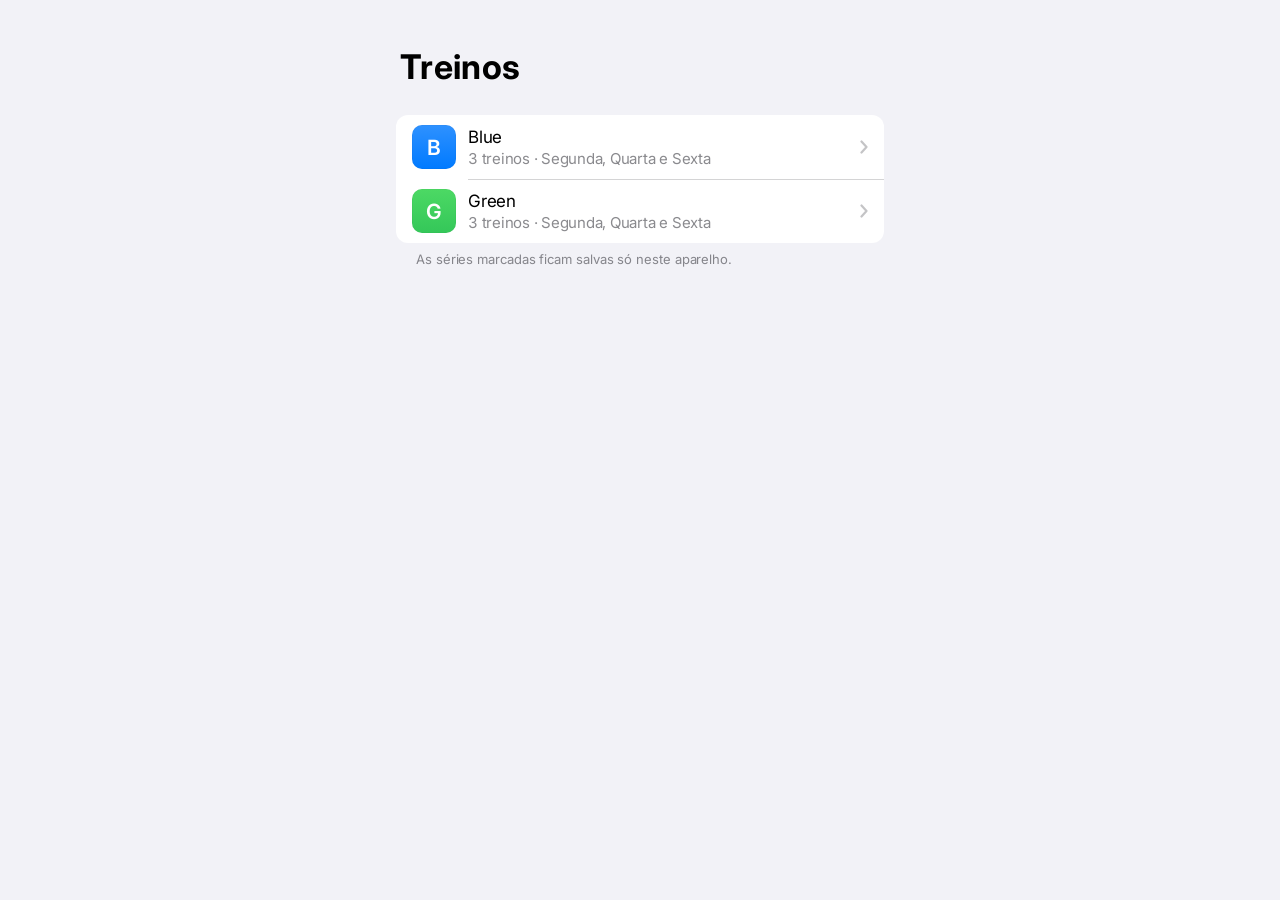
<file: index.html>
<!DOCTYPE html>
<html lang="pt-BR">
<head>
<meta charset="utf-8">
<meta name="viewport" content="width=device-width, initial-scale=1">
<meta name="color-scheme" content="light only">
<meta name="robots" content="noindex, nofollow">
<title>Treinos</title>
<meta name="description" content="Treinos de academia com vídeo, séries e alternativas.">
<meta property="og:type" content="website">
<meta property="og:locale" content="pt_BR">
<meta property="og:site_name" content="Treinos">
<meta property="og:title" content="Treinos">
<meta property="og:description" content="Treinos de academia com vídeo, séries e alternativas.">
<meta property="og:url" content="https://inocramnayr.github.io/workouts/">
<meta property="og:image" content="https://inocramnayr.github.io/workouts/assets/og-image.png">
<meta property="og:image:width" content="1200">
<meta property="og:image:height" content="630">
<meta property="og:image:alt" content="Lista de exercícios com ícones azuis, no estilo de app de iPhone">
<meta name="twitter:card" content="summary_large_image">
<link rel="preconnect" href="https://fonts.googleapis.com">
<link rel="preconnect" href="https://fonts.gstatic.com" crossorigin>
<link href="https://fonts.googleapis.com/css2?family=Inter:opsz,wght@14..32,400;14..32,500;14..32,600;14..32,700&display=swap" rel="stylesheet">
<link rel="icon" href="assets/favicon.svg" type="image/svg+xml">
<link rel="icon" href="assets/favicon-32.png" sizes="32x32" type="image/png">
<link rel="apple-touch-icon" href="assets/apple-touch-icon.png">
<link rel="stylesheet" href="assets/style.css?v=5">
</head>
<body class="hub">
<div class="app">
  <section class="view" id="hub" aria-label="Programas de treino"></section>
</div>

<!-- Cópia da lista de programas, usada só quando a página é aberta direto do computador -->
<script type="application/json" id="programs-data">
{
  "version": 1,
  "programs": [
    { "id": "pr-86710d87", "name": "Blue", "path": "blue/", "color": "blue" },
    { "id": "pr-181639b2", "name": "Green", "path": "green/", "color": "green" }
  ]
}
</script>
<script>
/* Página inicial: lista os programas do programs.json. Cada programa é uma pasta com index.html e treino.json */
const CHEV = '<svg viewBox="0 0 8 14" fill="none" stroke="currentColor" stroke-width="2.2" stroke-linecap="round" stroke-linejoin="round" aria-hidden="true"><path d="M1.5 1.5 6.5 7l-5 5.5"/></svg>';
const WARN = '<svg viewBox="0 0 24 24" fill="currentColor" aria-hidden="true"><path d="M10.3 3.9 2.4 17.6A2 2 0 0 0 4.1 20.6h15.8a2 2 0 0 0 1.7-3L13.7 3.9a2 2 0 0 0-3.4 0z"/><path d="M12 9v4.5" stroke="#fff" stroke-width="2" stroke-linecap="round"/><circle cx="12" cy="16.6" r="1.15" fill="#fff"/></svg>';
const COLORS = ["blue", "green", "orange", "red", "purple", "teal", "indigo", "pink"];
const CLEAN = /github\.io$/.test(location.hostname);   // no GitHub Pages o link fica sem "index.html"
const hub = document.getElementById("hub");
const esc = s => String(s).replace(/[&<>"]/g, c => ({ "&": "&amp;", "<": "&lt;", ">": "&gt;", '"': "&quot;" }[c]));

function nav(title) { return '<header class="nav"><span></span><span class="nav-title">' + esc(title) + '</span><span></span></header>'; }

function fail(errors) {
  hub.innerHTML = nav("Erro no programs.json") +
    '<div class="lt"><h1 class="large-title t2">Erro no programs.json</h1><p class="lt-sub">Corrija o arquivo e recarregue a página.</p></div>' +
    '<div class="spacer"></div><div class="group">' + errors.map(m => '<div class="err-row">' + WARN + '<span>' + esc(m) + '</span></div>').join("") + '</div>';
}

/* Texto do arquivo; null = não existe (404); undefined = não deu para conferir (aberto direto do computador) */
async function getText(url) {
  try { const r = await fetch(url, { cache: "no-cache" }); return r.ok ? await r.text() : null; }
  catch (e) { return undefined; }
}

function check(data) {
  const errors = [], seen = {};
  if (!data || typeof data !== "object" || !Array.isArray(data.programs)) return { errors: ['Falta a lista "programs".'] };
  const list = data.programs.map((p, k) => {
    const where = "Programa " + (k + 1) + (p && p.name ? " (" + p.name + ")" : "");
    if (!p || typeof p !== "object") { errors.push(where + ": precisa ser um objeto."); return null; }
    if (typeof p.id !== "string" || !/^pr-[A-Za-z0-9]+$/.test(p.id)) errors.push(where + ': o "id" precisa começar com "pr-" seguido de letras ou números.');
    else if (seen[p.id]) errors.push('O id "' + p.id + '" está repetido.');
    else seen[p.id] = true;
    if (typeof p.name !== "string" || !p.name.trim()) errors.push(where + ': falta "name".');
    if (typeof p.path !== "string" || !/^[A-Za-z0-9_-]+\/?$/.test(p.path)) { errors.push(where + ': "path" precisa ser o nome de uma pasta, como "blue/".'); return null; }
    if (p.color !== undefined && !COLORS.includes(p.color)) console.warn(where + ': cor "' + p.color + '" desconhecida. Use: ' + COLORS.join(", ") + ".");
    return { name: p.name || "", path: p.path.replace(/\/?$/, "/"), color: COLORS.includes(p.color) ? p.color : "blue",
             description: typeof p.description === "string" ? p.description : "" };
  }).filter(Boolean);
  if (!list.length && !errors.length) errors.push('A lista "programs" está vazia.');
  return { errors, list };
}

/* Resumo tirado do treino.json do programa: "3 treinos · Segunda, Quarta e Sexta" */
function summary(text) {
  try {
    const w = JSON.parse(text).workouts || [];
    const days = w.map(x => x.day).filter(Boolean);
    const joined = days.length > 1 ? days.slice(0, -1).join(", ") + " e " + days[days.length - 1] : days.join("");
    return (w.length === 1 ? "1 treino" : w.length + " treinos") + (joined ? " · " + joined : "");
  } catch (e) { return "Erro no treino.json"; }
}

function cell(p, i) {
  return '<a class="cell" id="p' + i + '" href="' + esc(CLEAN ? p.path : p.path + "index.html") + '">' +
    '<span class="thumb ' + p.color + '"><span class="thumb-l">' + esc(p.name.charAt(0).toUpperCase()) + '</span></span>' +
    '<span class="cell-main"><span class="cell-title">' + esc(p.name) + '</span>' +
      '<span class="cell-sub">' + esc(p.description || " ") + '</span></span>' +
    '<span class="chev">' + CHEV + '</span></a>';
}

async function load() {
  let text = await getText("programs.json");
  if (typeof text !== "string") text = document.getElementById("programs-data").textContent;
  let data;
  try { data = JSON.parse(text); } catch (e) { fail(["O arquivo não é um JSON válido. Detalhe: " + e.message]); return; }
  const res = check(data);
  if (res.errors.length) { fail(res.errors); return; }
  hub.innerHTML = nav("Treinos") +
    '<div class="lt"><h1 class="large-title">Treinos</h1></div>' +
    '<div class="spacer"></div><div class="group">' + res.list.map(cell).join("") + '</div>' +
    '<p class="g-foot">As séries marcadas ficam salvas só neste aparelho.</p>';
  res.list.forEach(async (p, i) => {
    const t = await getText(p.path + "treino.json");
    const el = document.getElementById("p" + i);
    if (!el) return;
    if (t === null) {                       // pasta ainda sem treino
      el.classList.add("off");
      el.removeAttribute("href");
      el.setAttribute("aria-disabled", "true");
      el.querySelector(".cell-sub").textContent = "Em breve";
    } else if (typeof t === "string" && !p.description) {
      el.querySelector(".cell-sub").textContent = summary(t);
    }
  });
}

function updateNav() {
  const n = hub.querySelector(".nav"), t = hub.querySelector(".large-title");
  if (n && t) n.classList.toggle("scrolled", t.getBoundingClientRect().bottom < 50);
}
window.addEventListener("scroll", updateNav, { passive: true });
load();
</script>
</body>
</html>
</file>
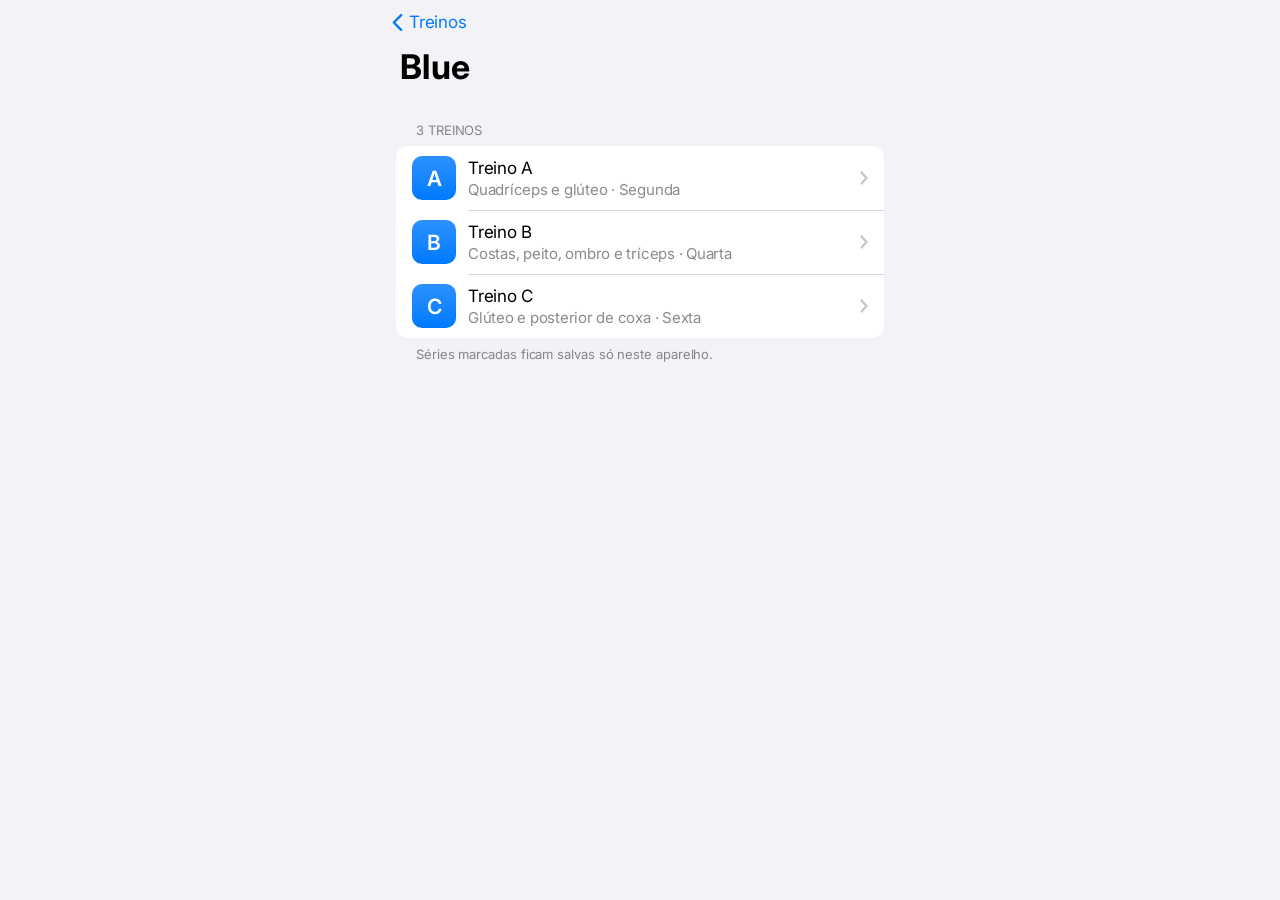
<file: blue/index.html>
<!DOCTYPE html>
<html lang="pt-BR">
<head>
<meta charset="utf-8">
<meta name="viewport" content="width=device-width, initial-scale=1">
<meta name="color-scheme" content="light only">
<meta name="robots" content="noindex, nofollow">
<title>Blue · Treinos</title>
<meta name="description" content="Treinos A, B e C · Segunda, Quarta e Sexta">
<meta property="og:type" content="website">
<meta property="og:locale" content="pt_BR">
<meta property="og:site_name" content="Treinos">
<meta property="og:title" content="Blue · Treinos">
<meta property="og:description" content="Treinos A, B e C · Segunda, Quarta e Sexta">
<meta property="og:url" content="https://inocramnayr.github.io/workouts/blue/">
<meta property="og:image" content="https://inocramnayr.github.io/workouts/assets/og-image.png">
<meta property="og:image:width" content="1200">
<meta property="og:image:height" content="630">
<meta property="og:image:alt" content="Lista de exercícios com ícones azuis, no estilo de app de iPhone">
<meta name="twitter:card" content="summary_large_image">
<link rel="preconnect" href="https://fonts.googleapis.com">
<link rel="preconnect" href="https://fonts.gstatic.com" crossorigin>
<link href="https://fonts.googleapis.com/css2?family=Inter:opsz,wght@14..32,400;14..32,500;14..32,600;14..32,700&display=swap" rel="stylesheet">

<link rel="icon" href="../assets/favicon.svg" type="image/svg+xml">
<link rel="icon" href="../assets/favicon-32.png" sizes="32x32" type="image/png">
<link rel="apple-touch-icon" href="../assets/apple-touch-icon.png">
<link rel="stylesheet" href="../assets/style.css?v=5">
</head>
<body>
<div class="app">
  <section class="view" id="list-view" aria-label="Lista"></section>
  <section class="view" id="detail-view" hidden></section>
</div>

<div class="sheet-wrap" id="sheet" hidden>
  <div class="dim" data-sheet="cancel"></div>
  <div class="sheet" role="dialog" aria-modal="true" aria-labelledby="sheet-msg">
    <div class="sheet-group">
      <div class="sheet-msg" id="sheet-msg">As séries marcadas deste treino serão desmarcadas.</div>
      <button type="button" class="destructive" data-sheet="confirm">Zerar séries</button>
    </div>
    <div class="sheet-group"><button type="button" class="cancel" data-sheet="cancel">Cancelar</button></div>
  </div>
</div>

<!-- Cópia do treino.json, usada só quando a página é aberta direto do computador. No GitHub Pages vale o treino.json. -->
<script type="application/json" id="treino-data">
{
  "version": 1,
  "workouts": [
    {
      "id": "tr-238f1217",
      "name": "A",
      "description": "Quadríceps e glúteo",
      "day": "Segunda",
      "before": [],
      "items": [
        { "id": "it-8b16317f", "exercise": "ex-ce0ca4e6", "sets": 4, "reps": "8–12" },
        { "id": "it-b12ed6ee", "exercise": "ex-d8b1a777", "sets": 3, "reps": "8–12", "per": "por perna" },
        { "id": "it-e58423e7", "exercise": "ex-7d11df81", "sets": 3, "reps": "10–15" },
        { "id": "it-6f840825", "exercise": "ex-c8b64302", "sets": 3, "reps": "12–20" },
        {
          "id": "it-67d3d025",
          "exercise": "ex-ddb3c961",
          "sets": 2,
          "reps": "12–15",
          "per": "por braço",
          "notes": [{ "type": "shoulder", "lines": ["Carga que deixe 2 ou 3 repetições sobrando, nunca até a falha."] }]
        }
      ]
    },
    {
      "id": "tr-0d19125b",
      "name": "B",
      "description": "Costas, peito, ombro e tríceps",
      "day": "Quarta",
      "before": [
        {
          "type": "guide",
          "guide": "gui-c02ee1a7",
          "title": "Cuidados com o ombro",
          "subtitle": "Escala de dor e o que não fazer",
          "icon": "warning"
        },
        {
          "type": "warmup",
          "id": "it-c580213f",
          "exercise": "ex-ddb3c961",
          "sets": 1,
          "reps": "15",
          "per": "por braço",
          "title": "Aquecimento",
          "subtitle": "1 série leve de 15 da rotação externa",
          "icon": "flame",
          "notes": [
            { "type": "shoulder", "lines": ["Carga bem leve, mais leve que a das séries do fim do treino."] },
            {
              "type": "tip",
              "lines": ["Serve para aquecer e testar o ombro. Se já doer aqui, alivie a carga no resto do treino."]
            }
          ]
        }
      ],
      "items": [
        { "id": "it-8857699f", "exercise": "ex-00a09376", "sets": 3, "reps": "10–12" },
        { "id": "it-e55b4aef", "exercise": "ex-94755da4", "sets": 3, "reps": "10–12" },
        { "id": "it-eba8f68e", "exercise": "ex-7eacf5a6", "sets": 3, "reps": "10–12" },
        { "id": "it-90098516", "exercise": "ex-6e447f7b", "sets": 3, "reps": "12–15" },
        { "id": "it-a2ae2f80", "exercise": "ex-787a17e8", "sets": 3, "reps": "12–15" },
        { "id": "it-3a80a76c", "exercise": "ex-9f6f905f", "sets": 3, "reps": "10–15" },
        {
          "id": "it-ae5a51ed",
          "exercise": "ex-ddb3c961",
          "sets": 3,
          "reps": "12–15",
          "per": "por braço",
          "notes": [
            {
              "type": "shoulder",
              "lines": [
                "Carga que deixe 2 ou 3 repetições sobrando, nunca até a falha.",
                "Aumente a carga aos poucos quando ficar fácil."
              ]
            }
          ]
        }
      ]
    },
    {
      "id": "tr-b28763be",
      "name": "C",
      "description": "Glúteo e posterior de coxa",
      "day": "Sexta",
      "before": [],
      "items": [
        { "id": "it-be53e020", "exercise": "ex-b469a3c1", "sets": 4, "reps": "8–12" },
        { "id": "it-570a5dcf", "exercise": "ex-a6a56bdd", "sets": 3, "reps": "8–12" },
        { "id": "it-2648daba", "exercise": "ex-ce4f4128", "sets": 3, "reps": "10–12" },
        { "id": "it-69bed78e", "exercise": "ex-124629e0", "sets": 3, "reps": "12–15", "per": "por perna" },
        {
          "id": "it-0662c278",
          "exercise": "ex-ddb3c961",
          "sets": 2,
          "reps": "12–15",
          "per": "por braço",
          "notes": [{ "type": "shoulder", "lines": ["Carga que deixe 2 ou 3 repetições sobrando, nunca até a falha."] }]
        }
      ]
    }
  ],
  "exercises": [
    {
      "id": "ex-ce0ca4e6",
      "name": "Leg press 45°",
      "equipment": "machine",
      "muscle": "Quadríceps e glúteo",
      "url": "https://musclewiki.com/pt-br/exercise/machine-leg-press?model=f",
      "videos": [],
      "notes": [{ "type": "shoulder", "lines": ["Se a almofada do hack apertar o ombro, fique no leg press ou no goblet."] }],
      "alternatives": ["ex-74cdc860", "ex-9d21c96b"]
    },
    {
      "id": "ex-74cdc860",
      "name": "Agachamento no hack",
      "equipment": "machine",
      "muscle": "Quadríceps e glúteo",
      "url": "https://musclewiki.com/pt-br/exercise/machine-hack-squat?model=f",
      "videos": [],
      "notes": [{ "type": "shoulder", "lines": ["Se a almofada apertar o ombro, troque pelo leg press ou pelo goblet."] }],
      "alternatives": []
    },
    {
      "id": "ex-9d21c96b",
      "name": "Agachamento goblet",
      "equipment": "dumbbell",
      "muscle": "Quadríceps e glúteo",
      "url": "https://musclewiki.com/pt-br/exercise/dumbbell-goblet-squat?model=f",
      "videos": [],
      "notes": [{ "type": "tip", "lines": ["Segure o halter junto ao peito, com os cotovelos apontando pra baixo."] }],
      "alternatives": []
    },
    {
      "id": "ex-d8b1a777",
      "name": "Agachamento búlgaro com halteres",
      "equipment": "dumbbell",
      "muscle": "Glúteo e quadríceps",
      "url": "https://musclewiki.com/pt-br/exercise/dumbbell-bulgarian-split-squat?model=f",
      "videos": [],
      "notes": [
        { "type": "tip", "lines": ["Tronco um pouco inclinado pra frente pega mais glúteo."] },
        { "type": "shoulder", "lines": ["Halteres soltos ao lado do corpo, sem encolher os ombros."] }
      ],
      "alternatives": ["ex-b3398f7c", "ex-cd3cf813"]
    },
    {
      "id": "ex-b3398f7c",
      "name": "Búlgaro sem peso",
      "equipment": "bodyweight",
      "muscle": "Glúteo e quadríceps",
      "url": "https://musclewiki.com/pt-br/exercise/bulgarian-split-squat?model=f",
      "videos": [],
      "notes": [{ "type": "tip", "lines": ["Tronco um pouco inclinado pra frente pega mais glúteo."] }],
      "alternatives": []
    },
    {
      "id": "ex-cd3cf813",
      "name": "Avanço para trás com halteres",
      "equipment": "dumbbell",
      "muscle": "Glúteo e quadríceps",
      "url": "https://musclewiki.com/pt-br/exercise/dumbbell-reverse-lunge?model=f",
      "videos": [],
      "notes": [
        { "type": "tip", "lines": ["Dê um passo longo pra trás e desça até o joelho de trás quase tocar o chão."] },
        { "type": "shoulder", "lines": ["Halteres soltos ao lado do corpo, sem encolher os ombros."] }
      ],
      "alternatives": []
    },
    {
      "id": "ex-7d11df81",
      "name": "Cadeira extensora",
      "equipment": "machine",
      "muscle": "Quadríceps",
      "url": "https://musclewiki.com/pt-br/exercise/machine-leg-extension?model=f",
      "videos": [],
      "notes": [],
      "alternatives": []
    },
    {
      "id": "ex-c8b64302",
      "name": "Cadeira abdutora",
      "equipment": "machine",
      "muscle": "Glúteo médio",
      "url": "https://musclewiki.com/pt-br/exercise/machine-hip-abduction?model=f",
      "videos": [],
      "notes": [],
      "alternatives": ["ex-b0b4805e", "ex-0dc9a780"]
    },
    {
      "id": "ex-b0b4805e",
      "name": "Abdução na polia",
      "equipment": "cable",
      "muscle": "Glúteo médio",
      "url": "https://musclewiki.com/pt-br/exercise/cable-standing-hip-abduction?model=f",
      "videos": [],
      "notes": [{ "type": "tip", "lines": ["Tronco reto e movimento controlado, sem balançar o corpo."] }],
      "alternatives": []
    },
    {
      "id": "ex-0dc9a780",
      "name": "Caminhada lateral com elástico",
      "equipment": "band",
      "muscle": "Glúteo médio",
      "url": "https://musclewiki.com/pt-br/exercise/side-walks-resisted?model=f",
      "videos": [],
      "notes": [{ "type": "tip", "lines": ["Joelhos levemente dobrados e o elástico sempre esticado."] }],
      "alternatives": []
    },
    {
      "id": "ex-ddb3c961",
      "name": "Rotação externa na polia",
      "equipment": "cable",
      "muscle": "Manguito rotador",
      "url": "https://musclewiki.com/pt-br/exercise/rotator-cuff-external-rotations-1?model=f",
      "videos": [],
      "notes": [{ "type": "shoulder", "lines": ["Cotovelo encostado na lateral do corpo."] }],
      "alternatives": ["ex-656965f2"]
    },
    {
      "id": "ex-656965f2",
      "name": "Rotação externa com elástico",
      "equipment": "band",
      "muscle": "Manguito rotador",
      "url": "https://musclewiki.com/pt-br/exercise/mini-band-external-rotation?model=f",
      "videos": [],
      "notes": [
        {
          "type": "shoulder",
          "lines": ["Cotovelo encostado na lateral do corpo.", "Prenda o elástico na altura do cotovelo."]
        }
      ],
      "alternatives": []
    },
    {
      "id": "ex-00a09376",
      "name": "Puxada frontal com triângulo",
      "equipment": "cable",
      "muscle": "Costas (dorsal)",
      "url": "https://musclewiki.com/pt-br/exercise/neutral-pulldown?model=f",
      "videos": [],
      "notes": [
        {
          "type": "shoulder",
          "lines": [
            "Só faça se levantar o braço acima da cabeça não doer. Se doer, troque pela remada unilateral.",
            "Puxe até a parte de cima do peito, nunca atrás da nuca.",
            "Lá em cima, não estique o braço 100% nem deixe o ombro subir junto."
          ]
        }
      ],
      "alternatives": ["ex-54fcc684", "ex-09681013"]
    },
    {
      "id": "ex-54fcc684",
      "name": "Puxada com barra supinada",
      "equipment": "cable",
      "muscle": "Costas (dorsal)",
      "url": "https://musclewiki.com/pt-br/exercise/underhand-pulldown?model=f",
      "videos": [],
      "notes": [
        {
          "type": "shoulder",
          "lines": [
            "Só faça se levantar o braço acima da cabeça não doer. Se doer, troque pela remada unilateral.",
            "Puxe até a parte de cima do peito, nunca atrás da nuca.",
            "Lá em cima, não estique o braço 100% nem deixe o ombro subir junto."
          ]
        }
      ],
      "alternatives": []
    },
    {
      "id": "ex-09681013",
      "name": "Remada unilateral na polia",
      "equipment": "cable",
      "muscle": "Costas (dorsal)",
      "url": "https://musclewiki.com/pt-br/exercise/cable-single-arm-neutral-grip-row?model=f",
      "videos": [],
      "notes": [
        {
          "type": "shoulder",
          "lines": [
            "Use esta se a puxada incomodar o ombro.",
            "Puxe o cotovelo rente ao corpo, sem passar muito da linha do tronco, e sem encolher o ombro."
          ]
        }
      ],
      "alternatives": []
    },
    {
      "id": "ex-94755da4",
      "name": "Supino na máquina com pegada neutra",
      "equipment": "machine",
      "muscle": "Peito e tríceps",
      "url": "https://musclewiki.com/pt-br/exercise/neutral-chest-press?model=f",
      "videos": [],
      "notes": [
        {
          "type": "shoulder",
          "lines": [
            "Palmas viradas uma pra outra e cotovelos perto do corpo.",
            "Na descida, os cotovelos não passam muito da linha do tronco."
          ]
        }
      ],
      "alternatives": ["ex-7d45142f", "ex-1e21745c"]
    },
    {
      "id": "ex-7d45142f",
      "name": "Supino com halteres, pegada neutra",
      "equipment": "dumbbell",
      "muscle": "Peito e tríceps",
      "url": "https://musclewiki.com/pt-br/exercise/dumbbell-neutral-bench-press?model=f",
      "videos": [],
      "notes": [
        {
          "type": "shoulder",
          "lines": [
            "Palmas viradas uma pra outra e cotovelos perto do corpo.",
            "Na descida, os cotovelos não passam muito da linha do tronco."
          ]
        }
      ],
      "alternatives": []
    },
    {
      "id": "ex-1e21745c",
      "name": "Supino com halteres no chão",
      "equipment": "dumbbell",
      "muscle": "Peito e tríceps",
      "url": "https://musclewiki.com/pt-br/exercise/dumbbell-floor-press?model=f",
      "videos": [],
      "notes": [
        {
          "type": "tip",
          "lines": ["O chão limita a descida, o que protege o ombro. Encoste os cotovelos de leve e suba."]
        },
        { "type": "shoulder", "lines": ["Palmas viradas uma pra outra e cotovelos perto do corpo."] }
      ],
      "alternatives": []
    },
    {
      "id": "ex-7eacf5a6",
      "name": "Remada sentada na polia",
      "equipment": "cable",
      "muscle": "Costas",
      "url": "https://musclewiki.com/pt-br/exercise/machine-seated-cable-row?model=f",
      "videos": [],
      "notes": [
        {
          "type": "shoulder",
          "lines": [
            "Leve as escápulas pra trás e pra baixo, sem encolher os ombros.",
            "No final, não leve os cotovelos muito pra trás do tronco."
          ]
        }
      ],
      "alternatives": ["ex-bfb490dd", "ex-a90a4b05"]
    },
    {
      "id": "ex-bfb490dd",
      "name": "Remada na máquina",
      "equipment": "machine",
      "muscle": "Costas",
      "url": "https://musclewiki.com/pt-br/exercise/machine-plate-loaded-row?model=f",
      "videos": [],
      "notes": [
        {
          "type": "shoulder",
          "lines": [
            "Leve as escápulas pra trás e pra baixo, sem encolher os ombros.",
            "No final, não leve os cotovelos muito pra trás do tronco."
          ]
        }
      ],
      "alternatives": []
    },
    {
      "id": "ex-a90a4b05",
      "name": "Remada unilateral com halter",
      "equipment": "dumbbell",
      "muscle": "Costas",
      "url": "https://musclewiki.com/pt-br/exercise/dumbbell-single-arm-row?model=f",
      "videos": [],
      "notes": [
        {
          "type": "shoulder",
          "lines": [
            "Leve as escápulas pra trás e pra baixo, sem encolher os ombros.",
            "No final, não leve os cotovelos muito pra trás do tronco.",
            "Se apoiar a mão no banco incomodar o ombro, use a máquina."
          ]
        }
      ],
      "alternatives": []
    },
    {
      "id": "ex-6e447f7b",
      "name": "Elevação lateral com halteres",
      "equipment": "dumbbell",
      "muscle": "Ombro (lateral)",
      "url": "https://musclewiki.com/pt-br/exercise/dumbbell-lateral-raise?model=f",
      "videos": [],
      "notes": [
        {
          "type": "shoulder",
          "lines": [
            "Braços um pouco à frente do corpo, não totalmente de lado.",
            "Polegares levemente pra cima e só até a altura dos ombros. Carga leve."
          ]
        }
      ],
      "alternatives": ["ex-aa459024"]
    },
    {
      "id": "ex-aa459024",
      "name": "Elevação lateral na polia",
      "equipment": "cable",
      "muscle": "Ombro (lateral)",
      "url": "https://musclewiki.com/pt-br/exercise/cable-low-single-arm-lateral-raise?model=f",
      "videos": [],
      "notes": [
        {
          "type": "shoulder",
          "lines": [
            "Braços um pouco à frente do corpo, não totalmente de lado.",
            "Polegares levemente pra cima e só até a altura dos ombros. Carga leve."
          ]
        }
      ],
      "alternatives": []
    },
    {
      "id": "ex-787a17e8",
      "name": "Face pull na polia",
      "equipment": "cable",
      "muscle": "Posterior do ombro e manguito",
      "url": "https://musclewiki.com/pt-br/exercise/machine-face-pulls?model=f",
      "videos": [],
      "notes": [
        {
          "type": "shoulder",
          "lines": [
            "Polia na altura do peito ou do queixo, com os cotovelos um pouco abaixo da linha dos ombros, mesmo que o vídeo mostre na linha do ombro.",
            "Puxe abrindo a corda e girando as mãos pra trás. Carga leve.",
            "Se pinçar, use o voador invertido."
          ]
        }
      ],
      "alternatives": ["ex-23714481", "ex-470bc8a8"]
    },
    {
      "id": "ex-23714481",
      "name": "Voador invertido na máquina",
      "equipment": "machine",
      "muscle": "Posterior do ombro e manguito",
      "url": "https://musclewiki.com/pt-br/exercise/machine-reverse-fly?model=f",
      "videos": [],
      "notes": [{ "type": "shoulder", "lines": ["Leve os braços só até a linha dos ombros. Carga leve."] }],
      "alternatives": []
    },
    {
      "id": "ex-470bc8a8",
      "name": "Crucifixo invertido no banco inclinado",
      "equipment": "dumbbell",
      "muscle": "Posterior do ombro e manguito",
      "url": "https://musclewiki.com/pt-br/exercise/dumbbell-laying-reverse-fly?model=f",
      "videos": [],
      "notes": [
        {
          "type": "shoulder",
          "lines": ["Peito apoiado no banco e cotovelos dobrados.", "Suba só até a altura dos ombros. Carga leve."]
        }
      ],
      "alternatives": []
    },
    {
      "id": "ex-9f6f905f",
      "name": "Tríceps na polia com corda",
      "equipment": "cable",
      "muscle": "Tríceps",
      "url": "https://musclewiki.com/pt-br/exercise/cable-rope-pushdown?model=f",
      "videos": [],
      "notes": [{ "type": "tip", "lines": ["Cotovelos colados ao corpo."] }],
      "alternatives": ["ex-99b95d42"]
    },
    {
      "id": "ex-99b95d42",
      "name": "Tríceps na polia com barra",
      "equipment": "cable",
      "muscle": "Tríceps",
      "url": "https://musclewiki.com/pt-br/exercise/cable-bar-pushdown?model=f",
      "videos": [],
      "notes": [{ "type": "tip", "lines": ["Cotovelos colados ao corpo."] }],
      "alternatives": []
    },
    {
      "id": "ex-b469a3c1",
      "name": "Elevação pélvica na máquina",
      "equipment": "machine",
      "muscle": "Glúteo",
      "url": "https://musclewiki.com/pt-br/exercise/machine-hip-thrust?model=f",
      "videos": [],
      "notes": [{ "type": "tip", "lines": ["Segure 1 segundo lá em cima apertando o glúteo."] }],
      "alternatives": ["ex-a2f7e394", "ex-153ee29b"]
    },
    {
      "id": "ex-a2f7e394",
      "name": "Elevação pélvica no Smith",
      "equipment": "smith",
      "muscle": "Glúteo",
      "url": "https://musclewiki.com/pt-br/exercise/smith-machine-hip-thrust?model=f",
      "videos": [],
      "notes": [{ "type": "tip", "lines": ["Use uma almofada na barra e segure 1 segundo lá em cima apertando o glúteo."] }],
      "alternatives": []
    },
    {
      "id": "ex-153ee29b",
      "name": "Elevação pélvica com halter",
      "equipment": "dumbbell",
      "muscle": "Glúteo",
      "url": "https://musclewiki.com/pt-br/exercise/dumbbell-hip-thrust?model=f",
      "videos": [],
      "notes": [{ "type": "tip", "lines": ["Segure o halter sobre o quadril e pause 1 segundo lá em cima."] }],
      "alternatives": []
    },
    {
      "id": "ex-a6a56bdd",
      "name": "Stiff com halteres",
      "equipment": "dumbbell",
      "muscle": "Posterior de coxa e glúteo",
      "url": "https://musclewiki.com/pt-br/exercise/dumbbell-romanian-deadlift?model=f",
      "videos": [],
      "notes": [
        {
          "type": "shoulder",
          "lines": [
            "Costas retas, peso rente às pernas e ombros encaixados pra trás. Não deixe o peso puxar os ombros pra frente."
          ]
        }
      ],
      "alternatives": ["ex-97dc6775", "ex-4fa50ef3"]
    },
    {
      "id": "ex-97dc6775",
      "name": "Stiff no Smith",
      "equipment": "smith",
      "muscle": "Posterior de coxa e glúteo",
      "url": "https://musclewiki.com/pt-br/exercise/smith-machine-romanian-deadlift?model=f",
      "videos": [],
      "notes": [
        {
          "type": "shoulder",
          "lines": [
            "Costas retas, peso rente às pernas e ombros encaixados pra trás. Não deixe o peso puxar os ombros pra frente."
          ]
        }
      ],
      "alternatives": []
    },
    {
      "id": "ex-4fa50ef3",
      "name": "Stiff na polia",
      "equipment": "cable",
      "muscle": "Posterior de coxa e glúteo",
      "url": "https://musclewiki.com/pt-br/exercise/cable-bar-romanian-deadlift?model=f",
      "videos": [],
      "notes": [
        {
          "type": "shoulder",
          "lines": [
            "Costas retas, peso rente às pernas e ombros encaixados pra trás. Não deixe o peso puxar os ombros pra frente."
          ]
        }
      ],
      "alternatives": []
    },
    {
      "id": "ex-ce4f4128",
      "name": "Cadeira flexora",
      "equipment": "machine",
      "muscle": "Posterior de coxa",
      "url": "https://musclewiki.com/pt-br/exercise/machine-seated-leg-curl?model=f",
      "videos": [],
      "notes": [],
      "alternatives": ["ex-1197110c"]
    },
    {
      "id": "ex-1197110c",
      "name": "Mesa flexora (deitada)",
      "equipment": "machine",
      "muscle": "Posterior de coxa",
      "url": "https://musclewiki.com/pt-br/exercise/machine-hamstring-curl?model=f",
      "videos": [],
      "notes": [{ "type": "tip", "lines": ["Quadril colado no banco durante todo o movimento."] }],
      "alternatives": []
    },
    {
      "id": "ex-124629e0",
      "name": "Coice na polia",
      "equipment": "cable",
      "muscle": "Glúteo",
      "url": "https://musclewiki.com/pt-br/exercise/cable-standing-glute-kickback?model=f",
      "videos": [],
      "notes": [
        {
          "type": "shoulder",
          "lines": ["Segure na máquina só pra equilíbrio, sem jogar o peso do corpo nos braços."]
        }
      ],
      "alternatives": ["ex-207b692c"]
    },
    {
      "id": "ex-207b692c",
      "name": "Coice na máquina",
      "equipment": "machine",
      "muscle": "Glúteo",
      "url": "https://musclewiki.com/pt-br/exercise/machine-glute-kickback?model=f",
      "videos": [],
      "notes": [{ "type": "shoulder", "lines": ["Apoie as mãos só pra equilíbrio, sem jogar o peso do corpo nos braços."] }],
      "alternatives": []
    }
  ],
  "guides": [
    {
      "id": "gui-c02ee1a7",
      "title": "Cuidados com o ombro",
      "subtitle": "Vale para os três treinos",
      "painScale": { "min": 0, "max": 10, "okUpTo": 3, "minLabel": "Sem dor", "maxLabel": "Dor máxima" },
      "rules": [
        {
          "level": "ok",
          "title": "Até 3 de 10",
          "text": "que passa logo depois da série e não piora no dia seguinte: pode continuar."
        },
        {
          "level": "stop",
          "title": "Pontada, dor forte ou piora no dia seguinte:",
          "text": "pare e pule o exercício."
        }
      ],
      "avoid": [
        "Peso acima da cabeça (desenvolvimento)",
        "Qualquer exercício atrás da nuca",
        "Remada alta",
        "Mergulho, no banco ou na paralela",
        "Tríceps francês ou qualquer tríceps com o braço acima da cabeça",
        "Crucifixo ou voador de peito abrindo muito os braços"
      ]
    }
  ]
}
</script>
<script src="../assets/app.js?v=7"></script>
</body>
</html>
</file>
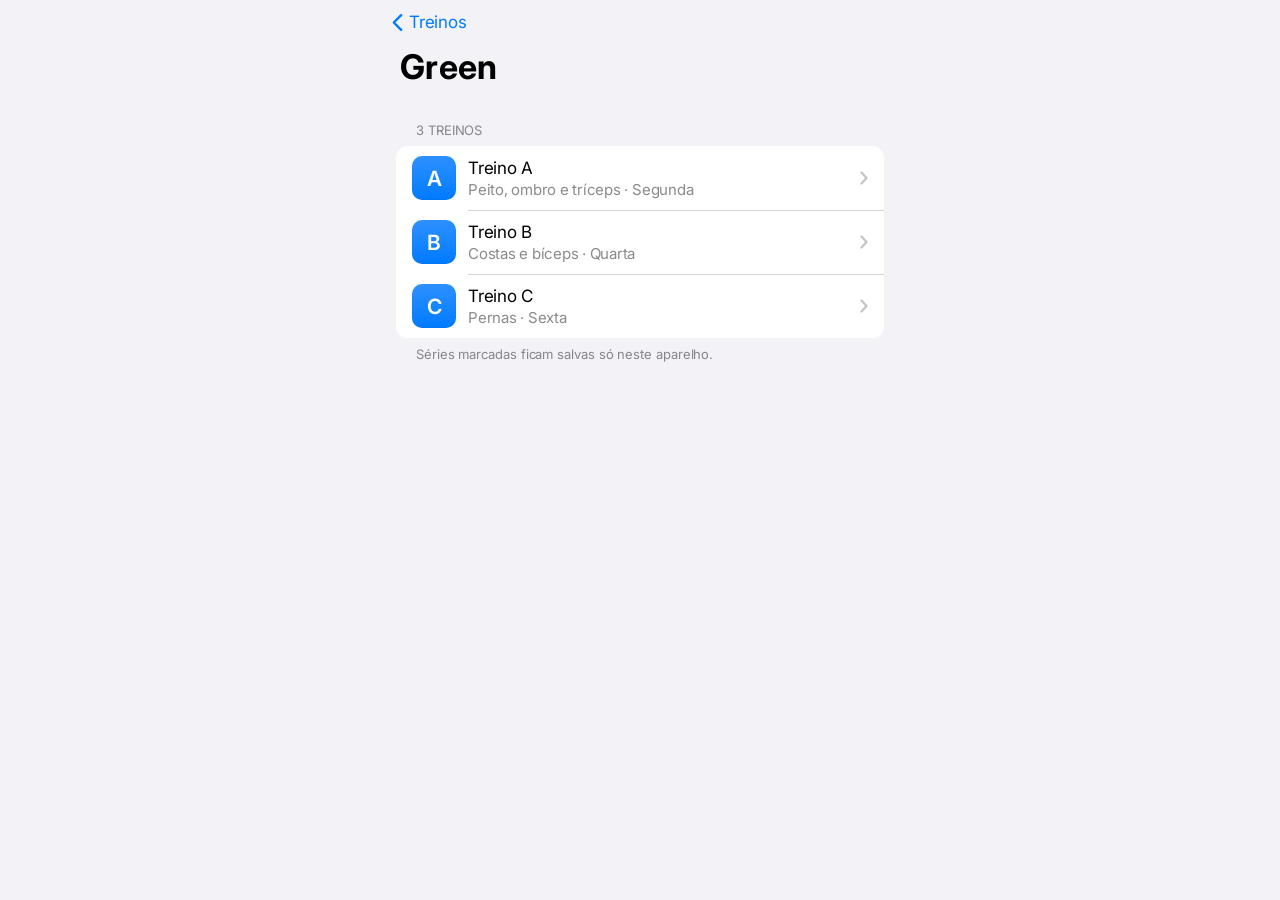
<file: green/index.html>
<!DOCTYPE html>
<html lang="pt-BR">
<head>
<meta charset="utf-8">
<meta name="viewport" content="width=device-width, initial-scale=1">
<meta name="color-scheme" content="light only">
<meta name="robots" content="noindex, nofollow">
<title>Green · Treinos</title>
<meta name="description" content="Treinos A, B e C · Segunda, Quarta e Sexta">
<meta property="og:type" content="website">
<meta property="og:locale" content="pt_BR">
<meta property="og:site_name" content="Treinos">
<meta property="og:title" content="Green · Treinos">
<meta property="og:description" content="Treinos A, B e C · Segunda, Quarta e Sexta">
<meta property="og:url" content="https://inocramnayr.github.io/workouts/green/">
<meta property="og:image" content="https://inocramnayr.github.io/workouts/assets/og-image.png">
<meta property="og:image:width" content="1200">
<meta property="og:image:height" content="630">
<meta property="og:image:alt" content="Lista de exercícios com ícones azuis, no estilo de app de iPhone">
<meta name="twitter:card" content="summary_large_image">
<link rel="preconnect" href="https://fonts.googleapis.com">
<link rel="preconnect" href="https://fonts.gstatic.com" crossorigin>
<link href="https://fonts.googleapis.com/css2?family=Inter:opsz,wght@14..32,400;14..32,500;14..32,600;14..32,700&display=swap" rel="stylesheet">

<link rel="icon" href="../assets/favicon.svg" type="image/svg+xml">
<link rel="icon" href="../assets/favicon-32.png" sizes="32x32" type="image/png">
<link rel="apple-touch-icon" href="../assets/apple-touch-icon.png">
<link rel="stylesheet" href="../assets/style.css?v=5">
</head>
<body>
<div class="app">
  <section class="view" id="list-view" aria-label="Lista"></section>
  <section class="view" id="detail-view" hidden></section>
</div>

<div class="sheet-wrap" id="sheet" hidden>
  <div class="dim" data-sheet="cancel"></div>
  <div class="sheet" role="dialog" aria-modal="true" aria-labelledby="sheet-msg">
    <div class="sheet-group">
      <div class="sheet-msg" id="sheet-msg">As séries marcadas deste treino serão desmarcadas.</div>
      <button type="button" class="destructive" data-sheet="confirm">Zerar séries</button>
    </div>
    <div class="sheet-group"><button type="button" class="cancel" data-sheet="cancel">Cancelar</button></div>
  </div>
</div>

<!-- Cópia do treino.json, usada só quando a página é aberta direto do computador. No GitHub Pages vale o treino.json. -->
<script type="application/json" id="treino-data">
{
  "version": 1,
  "workouts": [
    {
      "id": "tr-be678e69",
      "name": "A",
      "description": "Peito, ombro e tríceps",
      "day": "Segunda",
      "items": [
        { "id": "it-6e0f1e67", "exercise": "ex-e0d0d289", "sets": 4, "reps": "6–10" },
        { "id": "it-0f024edf", "exercise": "ex-6afe334e", "sets": 3, "reps": "8–12" },
        { "id": "it-8e90f6e6", "exercise": "ex-bf6ebb7d", "sets": 3, "reps": "8–12" },
        { "id": "it-b779363a", "exercise": "ex-d632ecb3", "sets": 3, "reps": "12–15" },
        { "id": "it-50f9e19d", "exercise": "ex-f4d48b09", "sets": 3, "reps": "10–15" },
        { "id": "it-f5aedd17", "exercise": "ex-6149bd6f", "sets": 3, "reps": "10–12" }
      ]
    },
    {
      "id": "tr-56a2715a",
      "name": "B",
      "description": "Costas e bíceps",
      "day": "Quarta",
      "items": [
        { "id": "it-0a87af2a", "exercise": "ex-77c3c603", "sets": 4, "reps": "8–12" },
        { "id": "it-44a2ca74", "exercise": "ex-18fbdbc1", "sets": 3, "reps": "8–12" },
        { "id": "it-c7498eea", "exercise": "ex-edbb0d33", "sets": 3, "reps": "8–12", "per": "por braço" },
        { "id": "it-83b461dc", "exercise": "ex-c1f09296", "sets": 3, "reps": "8–12" },
        { "id": "it-5e8cca46", "exercise": "ex-0ed171d4", "sets": 3, "reps": "10–12" },
        { "id": "it-0cfcf197", "exercise": "ex-af903bc6", "sets": 3, "reps": "12–15" }
      ]
    },
    {
      "id": "tr-38da250c",
      "name": "C",
      "description": "Pernas",
      "day": "Sexta",
      "items": [
        { "id": "it-a3ef6a18", "exercise": "ex-d7ae5009", "sets": 4, "reps": "10–12" },
        { "id": "it-043c5db8", "exercise": "ex-bbda9b0a", "sets": 3, "reps": "8–12" },
        { "id": "it-ccb6d640", "exercise": "ex-58fc2e1c", "sets": 3, "reps": "12–15" },
        { "id": "it-360638fa", "exercise": "ex-5f9f4daa", "sets": 3, "reps": "10–12" },
        { "id": "it-ac294f86", "exercise": "ex-dc1f97d6", "sets": 4, "reps": "10–15" },
        { "id": "it-153e9e8f", "exercise": "ex-31601cfa", "sets": 3, "reps": "10–15" }
      ]
    }
  ],
  "exercises": [
    {
      "id": "ex-e0d0d289",
      "name": "Supino reto com halteres",
      "equipment": "dumbbell",
      "muscle": "Peito",
      "url": "https://musclewiki.com/pt-br/exercise/dumbbell-bench-press",
      "videos": [],
      "alternatives": ["ex-8a7d68ac", "ex-e482ebff"]
    },
    {
      "id": "ex-8a7d68ac",
      "name": "Supino na máquina",
      "equipment": "machine",
      "muscle": "Peito",
      "url": "https://musclewiki.com/pt-br/exercise/machine-chest-press",
      "videos": [],
      "alternatives": []
    },
    {
      "id": "ex-e482ebff",
      "name": "Supino no Smith",
      "equipment": "smith",
      "muscle": "Peito",
      "url": "https://musclewiki.com/pt-br/exercise/smith-machine-bench-press",
      "videos": [],
      "alternatives": []
    },
    {
      "id": "ex-6afe334e",
      "name": "Supino inclinado com halteres",
      "equipment": "dumbbell",
      "muscle": "Peito (parte de cima)",
      "url": "https://musclewiki.com/pt-br/exercise/dumbbell-incline-bench-press",
      "videos": [],
      "notes": [{ "type": "tip", "lines": ["Banco em uns 30 graus."] }],
      "alternatives": ["ex-f003999f", "ex-d1f4fa7d"]
    },
    {
      "id": "ex-f003999f",
      "name": "Supino inclinado na máquina",
      "equipment": "machine",
      "muscle": "Peito (parte de cima)",
      "url": "https://musclewiki.com/pt-br/exercise/machine-plate-loaded-incline-chest-press",
      "videos": [],
      "alternatives": []
    },
    {
      "id": "ex-d1f4fa7d",
      "name": "Supino inclinado no Smith",
      "equipment": "smith",
      "muscle": "Peito (parte de cima)",
      "url": "https://musclewiki.com/pt-br/exercise/smith-machine-incline-bench-press",
      "videos": [],
      "alternatives": []
    },
    {
      "id": "ex-bf6ebb7d",
      "name": "Desenvolvimento com halteres sentado",
      "equipment": "dumbbell",
      "muscle": "Ombro (frente)",
      "url": "https://musclewiki.com/pt-br/exercise/dumbbell-seated-overhead-press",
      "videos": [],
      "alternatives": ["ex-5b778514", "ex-835fa566"]
    },
    {
      "id": "ex-5b778514",
      "name": "Desenvolvimento na máquina",
      "equipment": "machine",
      "muscle": "Ombro (frente)",
      "url": "https://musclewiki.com/pt-br/exercise/machine-overhand-overhead-press",
      "videos": [],
      "alternatives": []
    },
    {
      "id": "ex-835fa566",
      "name": "Desenvolvimento no Smith",
      "equipment": "smith",
      "muscle": "Ombro (frente)",
      "url": "https://musclewiki.com/pt-br/exercise/smith-machine-seated-overhead-press",
      "videos": [],
      "alternatives": []
    },
    {
      "id": "ex-d632ecb3",
      "name": "Elevação lateral com halteres",
      "equipment": "dumbbell",
      "muscle": "Ombro (lateral)",
      "url": "https://musclewiki.com/pt-br/exercise/dumbbell-lateral-raise",
      "videos": [],
      "alternatives": ["ex-bee9c8de", "ex-0aab6054"]
    },
    {
      "id": "ex-bee9c8de",
      "name": "Elevação lateral na polia",
      "equipment": "cable",
      "muscle": "Ombro (lateral)",
      "url": "https://musclewiki.com/pt-br/exercise/cable-low-single-arm-lateral-raise",
      "videos": [],
      "alternatives": []
    },
    {
      "id": "ex-0aab6054",
      "name": "Elevação lateral na máquina",
      "equipment": "machine",
      "muscle": "Ombro (lateral)",
      "url": "https://musclewiki.com/pt-br/exercise/machine-standing-lateral-raise",
      "videos": [],
      "alternatives": []
    },
    {
      "id": "ex-f4d48b09",
      "name": "Tríceps na polia com corda",
      "equipment": "cable",
      "muscle": "Tríceps",
      "url": "https://musclewiki.com/pt-br/exercise/cable-rope-pushdown",
      "videos": [],
      "notes": [{ "type": "tip", "lines": ["Cotovelos colados ao corpo."] }],
      "alternatives": ["ex-be32773f", "ex-e19794e1"]
    },
    {
      "id": "ex-be32773f",
      "name": "Tríceps na polia com barra",
      "equipment": "cable",
      "muscle": "Tríceps",
      "url": "https://musclewiki.com/pt-br/exercise/cable-bar-pushdown",
      "videos": [],
      "alternatives": []
    },
    {
      "id": "ex-e19794e1",
      "name": "Mergulho no banco",
      "equipment": "bodyweight",
      "muscle": "Tríceps",
      "url": "https://musclewiki.com/pt-br/exercise/bench-dips",
      "videos": [],
      "notes": [{ "type": "tip", "lines": ["Peso do corpo: vá até perto do limite."] }],
      "alternatives": []
    },
    {
      "id": "ex-6149bd6f",
      "name": "Tríceps francês com halter",
      "equipment": "dumbbell",
      "muscle": "Tríceps (cabeça longa)",
      "url": "https://musclewiki.com/pt-br/exercise/dumbbell-seated-overhead-tricep-extension",
      "videos": [],
      "notes": [{ "type": "tip", "lines": ["Cotovelos apontados para cima, perto da cabeça."] }],
      "alternatives": ["ex-c0c0f82c"]
    },
    {
      "id": "ex-c0c0f82c",
      "name": "Tríceps francês na polia com corda",
      "equipment": "cable",
      "muscle": "Tríceps (cabeça longa)",
      "url": "https://musclewiki.com/pt-br/exercise/cable-rope-overhead-tricep-extension",
      "videos": [],
      "alternatives": []
    },
    {
      "id": "ex-77c3c603",
      "name": "Puxada frontal",
      "equipment": "machine",
      "muscle": "Costas (dorsal)",
      "url": "https://musclewiki.com/pt-br/exercise/machine-pulldown",
      "videos": [],
      "alternatives": ["ex-a3df610f"]
    },
    {
      "id": "ex-a3df610f",
      "name": "Puxada na máquina articulada",
      "equipment": "machine",
      "muscle": "Costas (dorsal)",
      "url": "https://musclewiki.com/pt-br/exercise/machine-plate-loaded-pulldown",
      "videos": [],
      "alternatives": []
    },
    {
      "id": "ex-18fbdbc1",
      "name": "Remada sentada na polia",
      "equipment": "cable",
      "muscle": "Costas (meio)",
      "url": "https://musclewiki.com/pt-br/exercise/machine-seated-cable-row",
      "videos": [],
      "alternatives": ["ex-9904b6e2"]
    },
    {
      "id": "ex-9904b6e2",
      "name": "Remada na máquina",
      "equipment": "machine",
      "muscle": "Costas (meio)",
      "url": "https://musclewiki.com/pt-br/exercise/machine-plate-loaded-row",
      "videos": [],
      "alternatives": []
    },
    {
      "id": "ex-edbb0d33",
      "name": "Remada unilateral com halter",
      "equipment": "dumbbell",
      "muscle": "Costas (dorsal)",
      "url": "https://musclewiki.com/pt-br/exercise/dumbbell-single-arm-row",
      "videos": [],
      "alternatives": ["ex-2a35925f"]
    },
    {
      "id": "ex-2a35925f",
      "name": "Remada unilateral na polia",
      "equipment": "cable",
      "muscle": "Costas (dorsal)",
      "url": "https://musclewiki.com/pt-br/exercise/cable-single-arm-neutral-grip-row",
      "videos": [],
      "alternatives": []
    },
    {
      "id": "ex-c1f09296",
      "name": "Rosca direta com halteres",
      "equipment": "dumbbell",
      "muscle": "Bíceps",
      "url": "https://musclewiki.com/pt-br/exercise/dumbbell-curl",
      "videos": [],
      "alternatives": ["ex-942964a6", "ex-89234e5e"]
    },
    {
      "id": "ex-942964a6",
      "name": "Rosca na polia com barra",
      "equipment": "cable",
      "muscle": "Bíceps",
      "url": "https://musclewiki.com/pt-br/exercise/cable-bar-curl",
      "videos": [],
      "alternatives": []
    },
    {
      "id": "ex-89234e5e",
      "name": "Rosca na máquina",
      "equipment": "machine",
      "muscle": "Bíceps",
      "url": "https://musclewiki.com/pt-br/exercise/machine-bicep-curl",
      "videos": [],
      "alternatives": []
    },
    {
      "id": "ex-0ed171d4",
      "name": "Rosca martelo com halteres",
      "equipment": "dumbbell",
      "muscle": "Bíceps e antebraço",
      "url": "https://musclewiki.com/pt-br/exercise/dumbbell-hammer-curl",
      "videos": [],
      "alternatives": ["ex-eb5a1905"]
    },
    {
      "id": "ex-eb5a1905",
      "name": "Rosca martelo na polia com corda",
      "equipment": "cable",
      "muscle": "Bíceps e antebraço",
      "url": "https://musclewiki.com/pt-br/exercise/cable-rope-hammer-curl",
      "videos": [],
      "alternatives": []
    },
    {
      "id": "ex-af903bc6",
      "name": "Abdominal na polia",
      "equipment": "cable",
      "muscle": "Abdômen",
      "url": "https://musclewiki.com/pt-br/exercise/cable-rope-kneeling-crunch",
      "videos": [],
      "notes": [{ "type": "tip", "lines": ["Quem dobra é a coluna; o quadril fica parado."] }],
      "alternatives": ["ex-0aa9fbfe"]
    },
    {
      "id": "ex-0aa9fbfe",
      "name": "Abdominal na máquina",
      "equipment": "machine",
      "muscle": "Abdômen",
      "url": "https://musclewiki.com/pt-br/exercise/machine-crunch",
      "videos": [],
      "alternatives": []
    },
    {
      "id": "ex-d7ae5009",
      "name": "Leg press 45°",
      "equipment": "machine",
      "muscle": "Quadríceps e glúteo",
      "url": "https://musclewiki.com/pt-br/exercise/machine-leg-press",
      "videos": [],
      "notes": [
        {
          "type": "knee",
          "lines": [
            "Desça só até onde o joelho não incomodar, sem tirar o quadril do banco.",
            "Não trave os joelhos no alto."
          ]
        }
      ],
      "alternatives": ["ex-a8989be4", "ex-f41c6c40"]
    },
    {
      "id": "ex-a8989be4",
      "name": "Agachamento goblet",
      "equipment": "dumbbell",
      "muscle": "Quadríceps e glúteo",
      "url": "https://musclewiki.com/pt-br/exercise/dumbbell-goblet-squat",
      "videos": [],
      "notes": [{ "type": "knee", "lines": ["Joelhos na direção dos pés; desça até onde for confortável."] }],
      "alternatives": []
    },
    {
      "id": "ex-f41c6c40",
      "name": "Agachamento no hack",
      "equipment": "machine",
      "muscle": "Quadríceps e glúteo",
      "url": "https://musclewiki.com/pt-br/exercise/machine-hack-squat",
      "videos": [],
      "notes": [{ "type": "knee", "lines": ["Mais pesado para o joelho. Use só se não sentir nada."] }],
      "alternatives": []
    },
    {
      "id": "ex-bbda9b0a",
      "name": "Stiff com halteres",
      "equipment": "dumbbell",
      "muscle": "Posterior de coxa e glúteo",
      "url": "https://musclewiki.com/pt-br/exercise/dumbbell-romanian-deadlift",
      "videos": [],
      "notes": [
        {
          "type": "tip",
          "lines": ["Joelhos levemente dobrados e coluna reta. Desça até sentir alongar atrás da coxa."]
        }
      ],
      "alternatives": ["ex-916e7b19", "ex-0986e187"]
    },
    {
      "id": "ex-916e7b19",
      "name": "Stiff no Smith",
      "equipment": "smith",
      "muscle": "Posterior de coxa e glúteo",
      "url": "https://musclewiki.com/pt-br/exercise/smith-machine-romanian-deadlift",
      "videos": [],
      "alternatives": []
    },
    {
      "id": "ex-0986e187",
      "name": "Stiff na polia",
      "equipment": "cable",
      "muscle": "Posterior de coxa e glúteo",
      "url": "https://musclewiki.com/pt-br/exercise/cable-bar-romanian-deadlift",
      "videos": [],
      "alternatives": []
    },
    {
      "id": "ex-58fc2e1c",
      "name": "Cadeira extensora",
      "equipment": "machine",
      "muscle": "Quadríceps",
      "url": "https://musclewiki.com/pt-br/exercise/machine-leg-extension",
      "videos": [],
      "notes": [
        {
          "type": "knee",
          "lines": ["Carga moderada, sem tranco. Se o joelho incomodar, diminua a amplitude ou pule o exercício."]
        }
      ],
      "alternatives": []
    },
    {
      "id": "ex-5f9f4daa",
      "name": "Cadeira flexora",
      "equipment": "machine",
      "muscle": "Posterior de coxa",
      "url": "https://musclewiki.com/pt-br/exercise/machine-seated-leg-curl",
      "videos": [],
      "alternatives": ["ex-e93949d3"]
    },
    {
      "id": "ex-e93949d3",
      "name": "Mesa flexora",
      "equipment": "machine",
      "muscle": "Posterior de coxa",
      "url": "https://musclewiki.com/pt-br/exercise/machine-hamstring-curl",
      "videos": [],
      "alternatives": []
    },
    {
      "id": "ex-dc1f97d6",
      "name": "Panturrilha em pé na máquina",
      "equipment": "machine",
      "muscle": "Panturrilha",
      "url": "https://musclewiki.com/pt-br/exercise/machine-standing-calf-raises",
      "videos": [],
      "notes": [{ "type": "tip", "lines": ["Desça o calcanhar até alongar bem e segure 1 segundo no alto."] }],
      "alternatives": ["ex-27e60927", "ex-f94a0abe", "ex-092789e0"]
    },
    {
      "id": "ex-27e60927",
      "name": "Panturrilha sentado na máquina",
      "equipment": "machine",
      "muscle": "Panturrilha",
      "url": "https://musclewiki.com/pt-br/exercise/machine-seated-calf-raises",
      "videos": [],
      "alternatives": []
    },
    {
      "id": "ex-f94a0abe",
      "name": "Panturrilha no leg press horizontal",
      "equipment": "machine",
      "muscle": "Panturrilha",
      "url": "https://musclewiki.com/pt-br/exercise/machine-horizontal-leg-press-calf-raise",
      "videos": [],
      "alternatives": []
    },
    {
      "id": "ex-092789e0",
      "name": "Panturrilha com halteres",
      "equipment": "dumbbell",
      "muscle": "Panturrilha",
      "url": "https://musclewiki.com/pt-br/exercise/dumbbell-calf-raise",
      "videos": [],
      "alternatives": []
    },
    {
      "id": "ex-31601cfa",
      "name": "Elevação de joelhos na barra",
      "equipment": "bodyweight",
      "muscle": "Abdômen (parte de baixo)",
      "url": "https://musclewiki.com/pt-br/exercise/hanging-knee-raises",
      "videos": [],
      "notes": [{ "type": "tip", "lines": ["Suba devagar, sem balançar."] }],
      "alternatives": ["ex-acc2a5ad"]
    },
    {
      "id": "ex-acc2a5ad",
      "name": "Elevação de pernas deitado",
      "equipment": "bodyweight",
      "muscle": "Abdômen (parte de baixo)",
      "url": "https://musclewiki.com/pt-br/exercise/laying-leg-raises",
      "videos": [],
      "alternatives": []
    }
  ],
  "guides": []
}
</script>
<script src="../assets/app.js?v=7"></script>
</body>
</html>
</file>
<file: assets/style.css>
:root {
  /* Layout: app de iPhone. Listas agrupadas (inset grouped) sobre cinza-claro, título grande que recolhe na barra, navegação em níveis */
  --bg: #F2F2F7;
  --cell: #FFFFFF;
  --label: #000000;
  --secondary: rgba(60, 60, 67, 0.6);
  --tertiary: rgba(60, 60, 67, 0.3);
  --sep: rgba(60, 60, 67, 0.22);
  --press: #E5E5EA;
  --blue: #007AFF;
  --blue-tint: rgba(0, 122, 255, 0.12);
  --orange: #FF9500;
  --orange-tint: rgba(255, 149, 0, 0.15);
  --green-text: #248A3D;
  --green-tint: rgba(52, 199, 89, 0.16);
  --red: #FF3B30;
  --red-text: #D70015;
  --red-tint: rgba(255, 59, 48, 0.12);
  --bar: rgba(249, 249, 249, 0.94);
  /* No iPhone usa a fonte do sistema (SF Pro); fora da Apple usa Inter, a mais próxima */
  --font: -apple-system, BlinkMacSystemFont, "SF Pro Text", "Inter", "Helvetica Neue", Arial, sans-serif;
  color-scheme: light only;
}
* { box-sizing: border-box; -webkit-tap-highlight-color: transparent; }
html { background: var(--bg); }
html, body { margin: 0; }
body {
  background: var(--bg);
  color: var(--label);
  font-family: var(--font);
  font-size: 17px;
  line-height: 22px;
  letter-spacing: -0.25px;
  -webkit-font-smoothing: antialiased;
  font-optical-sizing: auto;
  padding-bottom: calc(32px + env(safe-area-inset-bottom));
}
a { color: inherit; text-decoration: none; }
button { font: inherit; color: inherit; letter-spacing: inherit; }
.app { max-width: 520px; margin: 0 auto; }
.view[hidden] { display: none; }
:focus-visible { outline: 3px solid rgba(0, 122, 255, 0.45); outline-offset: 2px; }

/* Barra de navegação: transparente no topo, translúcida ao rolar */
.nav {
  position: sticky;
  top: 0;
  z-index: 10;
  height: 44px;
  display: grid;
  grid-template-columns: 1fr auto 1fr;
  align-items: center;
  padding: 0 8px;
  background: transparent;
  border-bottom: 0.5px solid transparent;
  transition: background-color .2s ease, border-color .2s ease;
}
.nav.scrolled {
  background: var(--bar);
  backdrop-filter: saturate(180%) blur(20px);
  -webkit-backdrop-filter: saturate(180%) blur(20px);
  border-bottom-color: var(--sep);
}
.nav { position: sticky; }
.nav-title {
  position: absolute;
  left: 50%;
  top: 50%;
  transform: translate(-50%, -50%);
  font-size: 17px;
  font-weight: 600;
  max-width: calc(100% - 250px);
  min-width: 0;
  white-space: nowrap;
  overflow: hidden;
  text-overflow: ellipsis;
  opacity: 0;
  transition: opacity .2s ease;
}
.nav.scrolled .nav-title { opacity: 1; }
.back {
  justify-self: start;
  display: inline-flex;
  align-items: center;
  gap: 5px;
  height: 44px;
  padding: 0 8px 0 4px;
  color: var(--blue);
  font-size: 17px;
  white-space: nowrap;
}
.back svg { width: 11px; height: 19px; margin-right: 1px; }
.back:active { opacity: .4; }

/* Título grande */
.lt { padding: 2px 20px 8px; }
.large-title {
  margin: 0;
  font-size: 34px;
  line-height: 41px;
  font-weight: 700;
  letter-spacing: 0.37px;
  text-wrap: balance;
}
.large-title.t2 { font-size: 28px; line-height: 34px; letter-spacing: 0.36px; }
.lt-sub { margin: 2px 0 0; font-size: 15px; line-height: 20px; letter-spacing: -0.24px; color: var(--secondary); }

/* Grupos (inset grouped) */
.g-head {
  margin: 26px 0 0;
  padding: 0 36px 7px;
  font-size: 13px;
  line-height: 18px;
  letter-spacing: -0.08px;
  text-transform: uppercase;
  color: var(--secondary);
}
.g-foot {
  margin: 0;
  padding: 7px 36px 0;
  font-size: 13px;
  line-height: 18px;
  letter-spacing: -0.08px;
  color: var(--secondary);
}
.group {
  margin: 0 16px;
  background: var(--cell);
  border-radius: 12px;
  overflow: hidden;
}
.spacer { height: 20px; }

.cell {
  display: grid;
  grid-template-columns: 44px 1fr auto;
  gap: 12px;
  align-items: center;
  min-height: 64px;
  padding: 10px 16px;
  position: relative;
  cursor: pointer;
}
.cell + .cell::before {
  content: "";
  position: absolute;
  top: 0; left: 72px; right: 0;
  border-top: 0.5px solid var(--sep);
}
.cell:active { background: var(--press); }
.thumb {
  width: 44px; height: 44px;
  border-radius: 10px;
  background: linear-gradient(180deg, #2E91FF 0%, #007AFF 100%);
  color: #FFFFFF;
  display: grid;
  place-items: center;
  position: relative;
  box-shadow: inset 0 0 0 0.5px rgba(0, 0, 0, 0.06);
}
.thumb.orange { background: linear-gradient(180deg, #FFAA33 0%, #FF9500 100%); }
.thumb.soft { background: var(--blue-tint); color: var(--blue); box-shadow: none; }
.thumb svg { width: 26px; height: 26px; }
.badge {
  position: absolute;
  right: -5px; bottom: -5px;
  width: 20px; height: 20px;
  border-radius: 50%;
  background: #34C759;
  color: #FFFFFF;
  border: 2px solid var(--cell);
  display: grid;
  place-items: center;
}
.badge svg { width: 10px; height: 10px; }
.cell-main { min-width: 0; }
.cell-title { display: block; font-size: 17px; line-height: 22px; }
.cell-sub {
  display: block;
  margin-top: 1px;
  font-size: 15px;
  line-height: 20px;
  letter-spacing: -0.24px;
  color: var(--secondary);
  font-variant-numeric: tabular-nums;
}
.cell-sub .prog { color: var(--blue); }
.chev { color: var(--tertiary); display: grid; place-items: center; }
.chev svg { width: 8px; height: 14px; }
.ext { color: var(--tertiary); display: grid; place-items: center; }
.ext svg { width: 13px; height: 13px; }

.cell-btn {
  appearance: none;
  border: 0;
  background: transparent;
  width: 100%;
  min-height: 48px;
  font-size: 17px;
  color: var(--red);
  cursor: pointer;
}
.cell-btn:active { background: var(--press); }

/* Tela do exercício */
.video { display: block; }
.video-media {
  display: grid;
  place-items: center;
  aspect-ratio: 2 / 1;
  background: linear-gradient(180deg, #F1F7FF 0%, #E2EDFF 100%);
}
.play {
  width: 60px; height: 60px;
  border-radius: 50%;
  background: var(--blue);
  color: #FFFFFF;
  display: grid;
  place-items: center;
  box-shadow: 0 8px 24px rgba(0, 122, 255, 0.28);
}
.play svg { width: 24px; height: 24px; }
.video:active .play { transform: scale(.96); }
.video-row {
  display: flex;
  justify-content: space-between;
  align-items: center;
  min-height: 48px;
  padding: 0 16px;
  color: var(--blue);
  font-size: 17px;
}
.video-row .ext { color: var(--blue); }
.video-row { position: relative; }
.video-row + .video-row::before { content: ""; position: absolute; top: 0; left: 16px; right: 0; border-top: 0.5px solid var(--sep); }
button.video-row { appearance: none; border: 0; background: transparent; width: 100%; text-align: left; cursor: pointer; font: inherit; letter-spacing: inherit; }
.video-row:active { background: var(--press); }
.jump-r { display: inline-flex; align-items: center; gap: 8px; color: var(--secondary); font-size: 15px; font-variant-numeric: tabular-nums; }
.jump-r svg { width: 13px; height: 8px; color: var(--tertiary); }
#alts { scroll-margin-top: 56px; }
.group.flash { animation: flash 1.1s ease; }
@keyframes flash { 0%, 30% { background: #E8F1FF; } 100% { background: var(--cell); } }

/* Carrossel de vídeos */
.carousel { position: relative; background: #000; }
.slides { display: flex; overflow-x: auto; scroll-snap-type: x mandatory; scrollbar-width: none; -webkit-overflow-scrolling: touch; }
.slides::-webkit-scrollbar { display: none; }
.slide { flex: 0 0 100%; scroll-snap-align: center; aspect-ratio: 16 / 9; }
.slide video { width: 100%; height: 100%; object-fit: contain; display: block; background: #000; }
.dots { position: absolute; left: 0; right: 0; bottom: 10px; display: flex; justify-content: center; gap: 7px; pointer-events: none; }
.dots span { width: 7px; height: 7px; border-radius: 50%; background: rgba(255, 255, 255, 0.45); transition: background-color .2s ease; }
.dots span.on { background: #FFFFFF; }
a.video-media { display: grid; }

.note { padding: 12px 16px 13px; position: relative; }
.note + .note::before { content: ""; position: absolute; top: 0; left: 16px; right: 0; border-top: 0.5px solid var(--sep); }
.note-h { display: flex; align-items: center; gap: 7px; font-size: 15px; line-height: 20px; font-weight: 600; letter-spacing: -0.24px; margin-bottom: 4px; }
.note-h svg { width: 18px; height: 18px; flex: none; }
.note.ombro .note-h svg { color: var(--orange); }
.note.dica .note-h svg { color: var(--blue); }
.note ul { margin: 0; padding-left: 18px; display: grid; gap: 4px; }
.note li, .note p { font-size: 15px; line-height: 20px; letter-spacing: -0.24px; }
.note p { margin: 0; }

.set {
  appearance: none;
  border: 0;
  background: transparent;
  width: 100%;
  text-align: left;
  display: grid;
  grid-template-columns: 24px 1fr auto;
  gap: 12px;
  align-items: center;
  min-height: 48px;
  padding: 0 16px;
  position: relative;
  cursor: pointer;
}
.set + .set::before {
  content: "";
  position: absolute;
  top: 0; left: 52px; right: 0;
  border-top: 0.5px solid var(--sep);
}
.set:active { background: var(--press); }
.circle {
  width: 24px; height: 24px;
  border-radius: 50%;
  border: 1.5px solid #C7C7CC;
  display: grid;
  place-items: center;
  color: transparent;
  transition: background-color .15s ease, border-color .15s ease;
}
.circle svg { width: 13px; height: 13px; }
.set[aria-pressed="true"] .circle { background: var(--blue); border-color: var(--blue); color: #FFFFFF; }
.set-detail { color: var(--secondary); font-variant-numeric: tabular-nums; }
.set-all { display: flex; align-items: center; width: 100%; appearance: none; border: 0; background: none;
  min-height: 44px; padding: 11px 16px; color: var(--blue); font-size: 17px; letter-spacing: -0.4px;
  text-align: left; position: relative; cursor: pointer; }
.set-all::before { content: ""; position: absolute; top: 0; left: 16px; right: 0; border-top: 0.5px solid var(--sep); }
.set-all:active { background: var(--press); }

/* Peso usado */
.w-row { display: flex; align-items: center; justify-content: space-between; min-height: 44px; padding: 0 16px; font-size: 17px; letter-spacing: -0.4px; }
.w-val { display: flex; align-items: baseline; gap: 4px; }
.w-input { width: 72px; border: 0; background: none; text-align: right; font: inherit; font-size: 17px; color: var(--blue); padding: 11px 0; outline: none; }
.w-unit { color: var(--secondary); }

/* Escala de dor */
.scale { padding: 14px 16px; }
.scale-bar { display: grid; grid-template-columns: repeat(11, 1fr); gap: 3px; }
.scale-bar span {
  height: 30px;
  border-radius: 7px;
  display: grid;
  place-items: center;
  font-size: 13px;
  font-weight: 600;
  letter-spacing: 0;
  font-variant-numeric: tabular-nums;
}
.scale-bar .g { background: var(--green-tint); color: var(--green-text); }
.scale-bar .r { background: var(--red-tint); color: var(--red-text); }
.scale-cap { display: flex; justify-content: space-between; margin-top: 7px; font-size: 13px; line-height: 18px; color: var(--secondary); }
.rule { display: grid; grid-template-columns: 10px 1fr; gap: 12px; align-items: start; padding: 12px 16px; position: relative; font-size: 15px; line-height: 20px; letter-spacing: -0.24px; }
.rule + .rule::before { content: ""; position: absolute; top: 0; left: 38px; right: 0; border-top: 0.5px solid var(--sep); }
.dot { width: 10px; height: 10px; border-radius: 50%; margin-top: 5px; }
.dot.g { background: #34C759; }
.dot.r { background: var(--red); }
.avoid { display: grid; grid-template-columns: 22px 1fr; gap: 12px; align-items: start; padding: 12px 16px; position: relative; font-size: 17px; line-height: 22px; }
.avoid + .avoid::before { content: ""; position: absolute; top: 0; left: 50px; right: 0; border-top: 0.5px solid var(--sep); }
.avoid svg { width: 22px; height: 22px; color: var(--red); }

/* Menu de confirmação (action sheet) */
.sheet-wrap { position: fixed; inset: 0; z-index: 50; display: grid; align-items: end; }
.sheet-wrap[hidden] { display: none; }
.dim { position: absolute; inset: 0; background: rgba(0, 0, 0, 0.35); }
.sheet { position: relative; max-width: 520px; width: 100%; margin: 0 auto; padding: 0 8px calc(8px + env(safe-area-inset-bottom)); display: grid; gap: 8px; }
.sheet-group { background: rgba(255, 255, 255, 0.96); backdrop-filter: blur(20px); -webkit-backdrop-filter: blur(20px); border-radius: 14px; overflow: hidden; }
.sheet-msg { padding: 14px 16px; text-align: center; font-size: 13px; line-height: 18px; color: var(--secondary); border-bottom: 0.5px solid var(--sep); }
.sheet button { appearance: none; border: 0; background: transparent; width: 100%; height: 57px; font-size: 20px; letter-spacing: 0.38px; cursor: pointer; }
.sheet button:active { background: rgba(0, 0, 0, 0.06); }
.sheet .destructive { color: var(--red); }
.sheet .cancel { color: var(--blue); font-weight: 600; background: #FFFFFF; }

@media (prefers-reduced-motion: no-preference) {
  .view.push { animation: push .32s cubic-bezier(.2, .8, .2, 1); }
  @keyframes push { from { transform: translateX(36px); opacity: 0; } to { transform: none; opacity: 1; } }
  .sheet-wrap:not([hidden]) .dim { animation: fade .2s ease; }
  .sheet-wrap:not([hidden]) .sheet { animation: rise .28s cubic-bezier(.2, .8, .2, 1); }
  @keyframes fade { from { opacity: 0; } }
  @keyframes rise { from { transform: translateY(100%); } }
}
.dot.o { background: var(--orange); }
.err-row { display: grid; grid-template-columns: 20px 1fr; gap: 12px; align-items: start; padding: 12px 16px; position: relative; font-size: 15px; line-height: 20px; letter-spacing: -0.24px; }
.err-row + .err-row::before { content: ""; position: absolute; top: 0; left: 48px; right: 0; border-top: 0.5px solid var(--sep); }
.err-row svg { width: 20px; height: 20px; color: var(--red); margin-top: 0; }

/* Página inicial */
.thumb.green  { background: linear-gradient(180deg, #4CD964 0%, #34C759 100%); }
.thumb.orange { background: linear-gradient(180deg, #FFAA33 0%, #FF9500 100%); }
.thumb.red    { background: linear-gradient(180deg, #FF6A61 0%, #FF3B30 100%); }
.thumb.purple { background: linear-gradient(180deg, #C77DFF 0%, #AF52DE 100%); }
.thumb.teal   { background: linear-gradient(180deg, #5AC8FA 0%, #30B0C7 100%); }
.thumb.indigo { background: linear-gradient(180deg, #7D7AFF 0%, #5856D6 100%); }
.thumb.pink   { background: linear-gradient(180deg, #FF6482 0%, #FF2D55 100%); }
.thumb-l { font-size: 21px; line-height: 1; font-weight: 600; letter-spacing: 0; }
.cell.off { cursor: default; }
.cell.off:active { background: transparent; }
.cell.off .thumb { opacity: 0.4; }
.cell.off .cell-title { color: var(--secondary); }
.cell.off .chev { visibility: hidden; }

/* Firefox no Android (classe posta pelo script): barras sólidas, sem desfoque */
html.ff-android { --bar: #F9F9F9; }
html.ff-android .nav.scrolled,
html.ff-android .sheet-group { backdrop-filter: none; -webkit-backdrop-filter: none; }
html.ff-android .sheet-group { background: #FFFFFF; }
</file>
